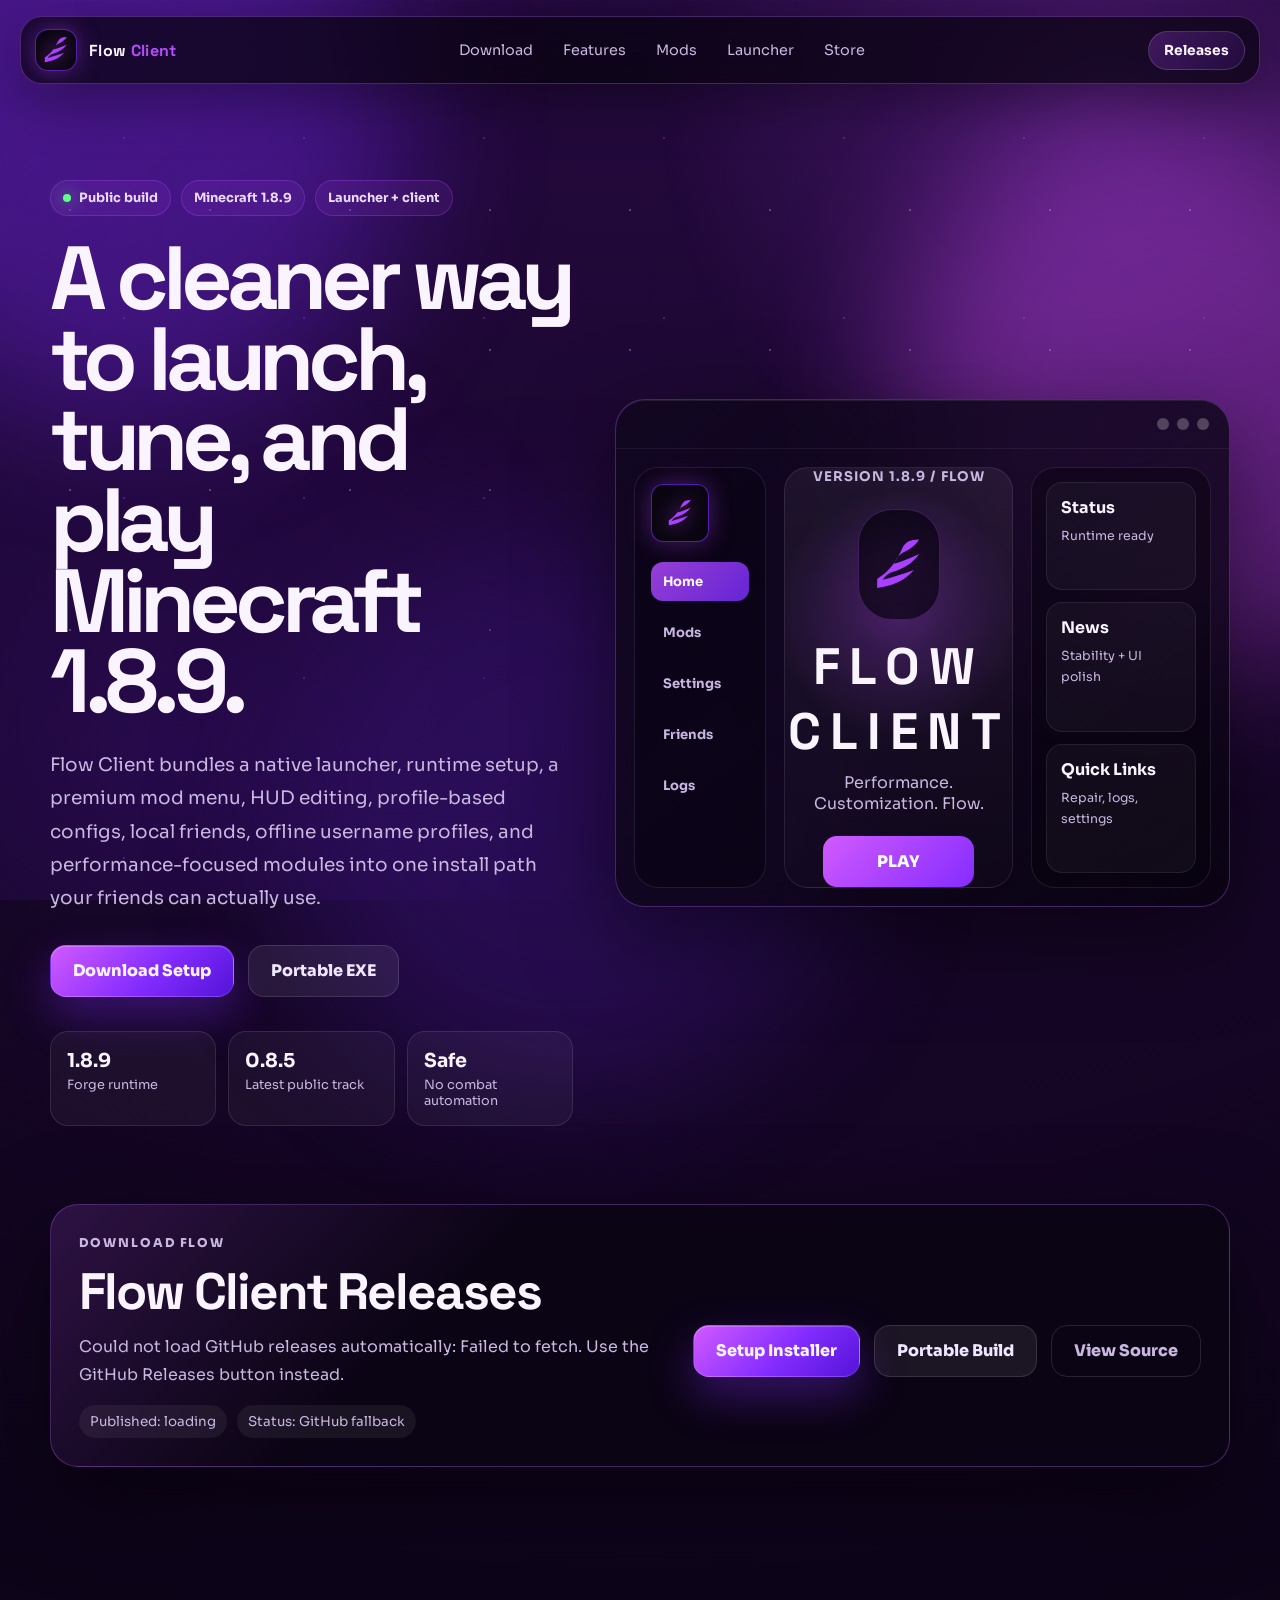
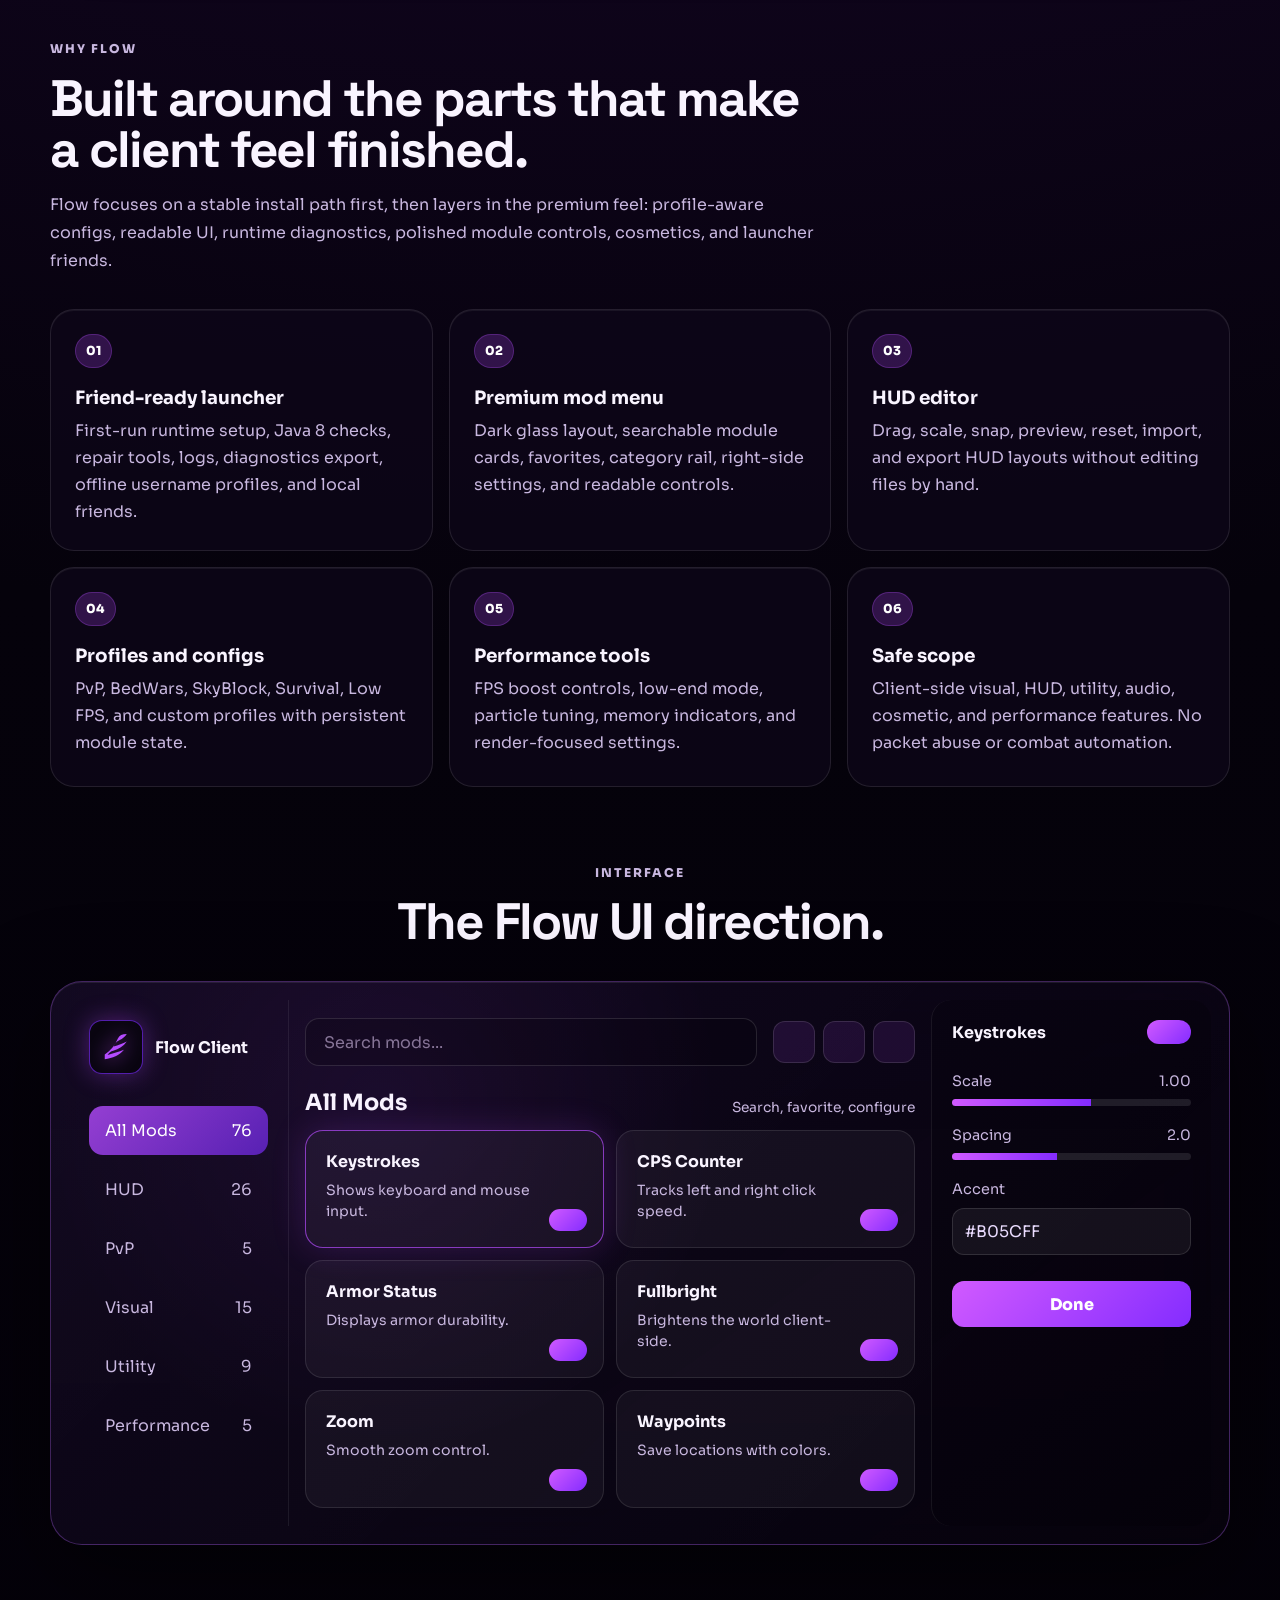
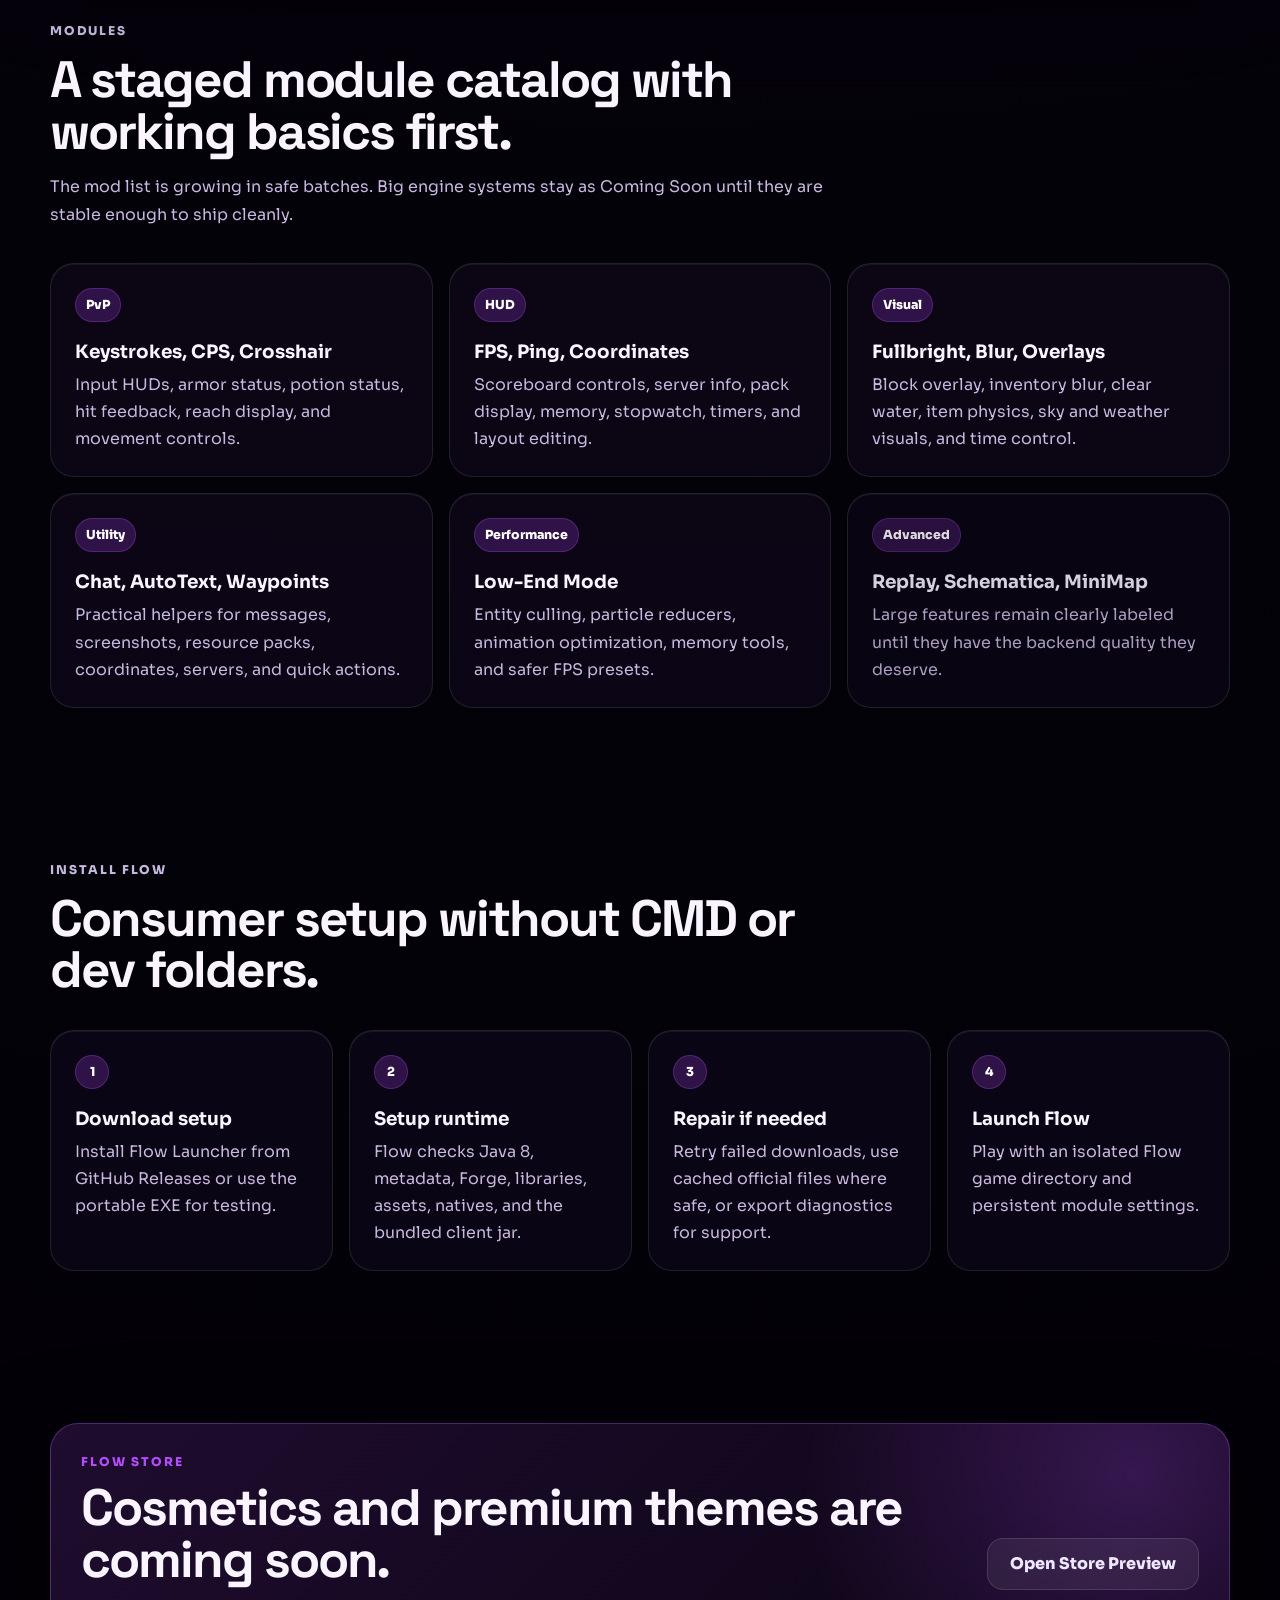
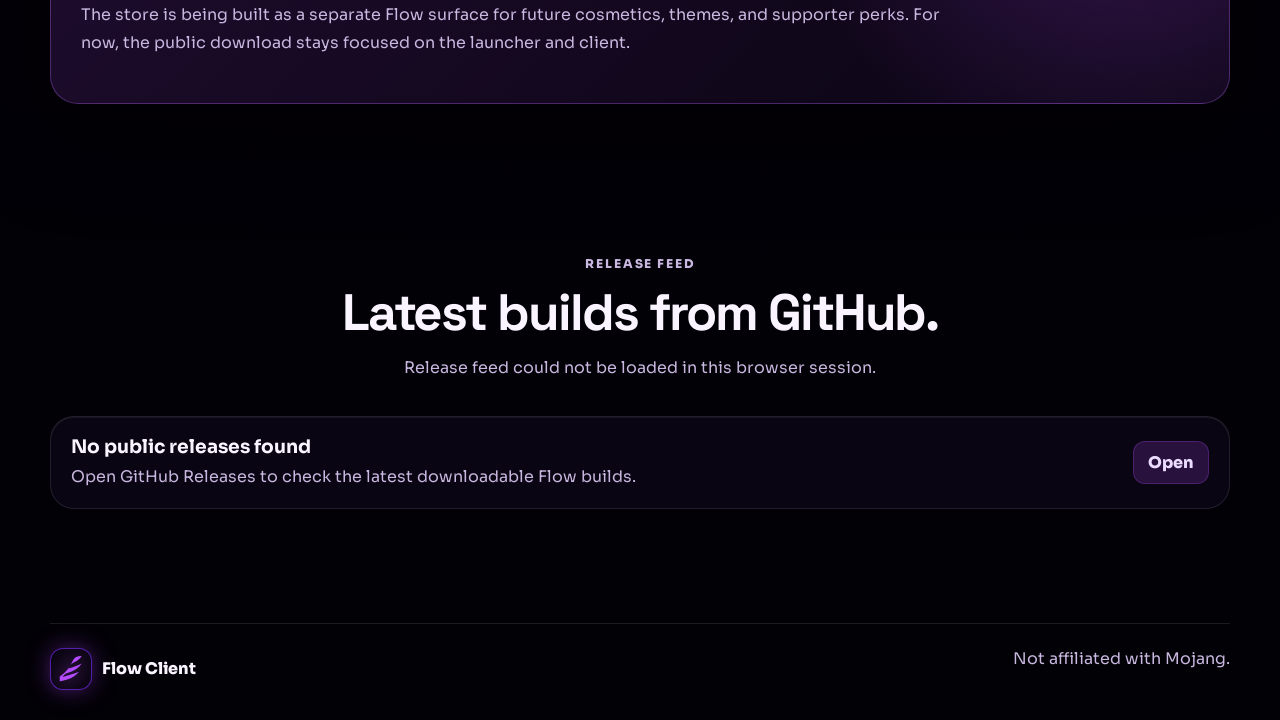
<file: index.html>
<!doctype html>
<html lang="en">
<head>
  <meta charset="UTF-8" />
  <meta name="viewport" content="width=device-width, initial-scale=1.0" />
  <meta name="theme-color" content="#08020f" />
  <title>Flow Client | Modern Minecraft 1.8.9 Client</title>
  <meta name="description" content="Flow Client is a modern Minecraft 1.8.9 client with a polished launcher, premium mod menu, HUD editor, profiles, performance tools, cosmetics, and safe quality-of-life modules." />
  <link rel="preconnect" href="https://fonts.googleapis.com">
  <link rel="preconnect" href="https://fonts.gstatic.com" crossorigin>
  <link href="https://fonts.googleapis.com/css2?family=Sora:wght@400;500;600;700;800&family=Space+Grotesk:wght@600;700&display=swap" rel="stylesheet">
  <style>
    :root{--bg:#05020b;--panel:rgba(16,9,29,.78);--line:rgba(185,104,255,.32);--soft:rgba(255,255,255,.1);--text:#f9f4ff;--muted:#c8b7df;--dim:#867497;--accent:#b54cff;--accent2:#7a2cff;--green:#5eff88;--shadow:0 28px 90px rgba(0,0,0,.5);--radius:28px;--max:1180px}*{box-sizing:border-box}html{scroll-behavior:smooth}body{margin:0;min-height:100vh;color:var(--text);background:radial-gradient(circle at 50% -10%,#2b0b4a 0,var(--bg) 46%,#020106 100%);font-family:Sora,system-ui,-apple-system,BlinkMacSystemFont,"Segoe UI",sans-serif;overflow-x:hidden}a{color:inherit;text-decoration:none}.background{position:fixed;inset:0;z-index:-2;overflow:hidden;background:linear-gradient(135deg,rgba(105,32,178,.16),transparent 28%),radial-gradient(circle at 85% 12%,rgba(185,76,255,.24),transparent 32%),radial-gradient(circle at 12% 84%,rgba(86,24,180,.24),transparent 36%)}.background:before{content:"";position:absolute;inset:0;opacity:.24;background-image:linear-gradient(rgba(180,76,255,.08) 1px,transparent 1px),linear-gradient(90deg,rgba(180,76,255,.08) 1px,transparent 1px);background-size:72px 72px;mask-image:linear-gradient(to bottom,#000,transparent 82%)}.background:after{content:"";position:absolute;inset:0;opacity:.5;background-image:radial-gradient(circle,rgba(255,255,255,.5) 0 1px,transparent 1.5px),radial-gradient(circle,rgba(181,76,255,.6) 0 1px,transparent 1.5px);background-position:0 0,34px 48px;background-size:140px 140px,180px 180px}.glow{position:fixed;width:44vw;height:44vw;min-width:420px;min-height:420px;border-radius:999px;filter:blur(70px);opacity:.36;z-index:-1}.glow.one{top:-16%;left:-12%;background:#7c2cff}.glow.two{top:12%;right:-14%;background:#d34cff}.glow.three{bottom:-22%;left:22%;background:#3a147c;opacity:.46}.shell{width:min(var(--max),calc(100% - 40px));margin:0 auto}.site-header{position:sticky;top:16px;z-index:20;width:min(1240px,calc(100% - 32px));margin:16px auto 0;display:flex;align-items:center;justify-content:space-between;gap:22px;padding:12px 14px;border:1px solid var(--line);border-radius:22px;background:rgba(7,3,14,.72);box-shadow:0 16px 54px rgba(0,0,0,.36);backdrop-filter:blur(22px)}.brand{display:inline-flex;align-items:center;gap:12px;font-family:"Space Grotesk",Sora,sans-serif;font-weight:700;letter-spacing:.02em;min-width:max-content}.logo{width:42px;height:42px;display:grid;place-items:center;border-radius:13px;background:#090510;border:1px solid rgba(122,44,255,.65);box-shadow:0 0 24px rgba(181,76,255,.36)}.logo svg{width:30px;filter:drop-shadow(0 0 10px rgba(190,76,255,.75))}.brand b{color:var(--accent)}.desktop-nav{display:flex;align-items:center;gap:6px;color:var(--muted);font-size:.9rem}.desktop-nav a{padding:10px 12px;border-radius:999px;transition:160ms ease}.desktop-nav a:hover{color:var(--text);background:rgba(181,76,255,.12)}.header-button{padding:10px 15px;border:1px solid rgba(255,255,255,.14);border-radius:999px;background:linear-gradient(135deg,rgba(181,76,255,.26),rgba(122,44,255,.12));font-weight:700;font-size:.86rem}.hero{min-height:calc(100vh - 100px);display:grid;grid-template-columns:minmax(0,.92fr) minmax(420px,1.08fr);gap:42px;align-items:center;padding:96px 0 70px}.kicker-row{display:flex;flex-wrap:wrap;gap:10px;margin-bottom:22px}.kicker{display:inline-flex;align-items:center;gap:8px;padding:9px 12px;color:#eadcff;border:1px solid rgba(181,76,255,.28);border-radius:999px;background:rgba(181,76,255,.1);font-size:.8rem;font-weight:700}.kicker.live:before{content:"";width:8px;height:8px;border-radius:999px;background:var(--green);box-shadow:0 0 18px rgba(94,255,136,.9)}h1{max-width:760px;margin:0;font-family:"Space Grotesk",Sora,sans-serif;font-size:clamp(3rem,7vw,6.8rem);line-height:.9;letter-spacing:-.07em}.hero-lead{max-width:660px;margin:26px 0 0;color:var(--muted);font-size:clamp(1rem,1.7vw,1.16rem);line-height:1.8}.hero-actions,.download-buttons{display:flex;flex-wrap:wrap;gap:14px;margin-top:30px}.button{display:inline-flex;align-items:center;justify-content:center;min-height:52px;padding:0 22px;border-radius:16px;font-weight:800;border:1px solid rgba(255,255,255,.12);overflow:hidden;transition:transform 160ms ease,border-color 160ms ease,box-shadow 160ms ease}.button:hover{transform:translateY(-2px);border-color:rgba(255,255,255,.25)}.button.primary{background:linear-gradient(135deg,#d15aff,#842cff 55%,#5414d8);box-shadow:0 18px 44px rgba(128,44,255,.36),inset 0 1px rgba(255,255,255,.2)}.button.secondary{background:rgba(255,255,255,.07);color:#efe7ff}.button.ghost{background:transparent;color:var(--muted)}.hero-proof{display:grid;grid-template-columns:repeat(3,minmax(0,1fr));gap:12px;max-width:640px;margin-top:34px}.hero-proof div{padding:16px;border:1px solid var(--soft);border-radius:18px;background:rgba(255,255,255,.045)}.hero-proof b{display:block;font-size:1.2rem}.hero-proof span{display:block;margin-top:4px;color:var(--muted);font-size:.8rem}.hero-visual{position:relative;min-height:540px}.glass{border:1px solid var(--line);background:linear-gradient(145deg,rgba(17,7,32,.9),rgba(7,3,13,.72));box-shadow:var(--shadow),inset 0 1px rgba(255,255,255,.08);backdrop-filter:blur(24px)}.launcher-window{position:absolute;inset:16px 0;border-radius:30px;overflow:hidden}.window-top{display:flex;justify-content:flex-end;gap:8px;padding:18px 20px;border-bottom:1px solid rgba(255,255,255,.06)}.window-top span{width:12px;height:12px;border-radius:999px;background:rgba(255,255,255,.24)}.launcher-layout{display:grid;grid-template-columns:132px minmax(0,1fr) 180px;gap:18px;height:calc(100% - 49px);padding:18px}.launcher-rail,.launcher-cards,.launcher-stage{border:1px solid rgba(255,255,255,.09);border-radius:24px;background:rgba(7,3,14,.42)}.launcher-rail{display:flex;flex-direction:column;gap:12px;padding:16px}.launcher-rail .mini-logo{width:58px;height:58px;margin-bottom:8px}.launcher-rail span{padding:11px 12px;border-radius:12px;color:var(--muted);font-size:.82rem;font-weight:700}.launcher-rail .active{color:var(--text);background:linear-gradient(135deg,rgba(181,76,255,.82),rgba(122,44,255,.82))}.launcher-stage{display:flex;flex-direction:column;align-items:center;justify-content:center;text-align:center;min-width:0;background:radial-gradient(circle at 50% 35%,rgba(181,76,255,.28),transparent 42%),linear-gradient(180deg,rgba(255,255,255,.06),rgba(255,255,255,.015))}.launcher-stage small{color:var(--muted);font-weight:700;text-transform:uppercase;letter-spacing:.08em}.big-logo{width:min(170px,36%);height:min(170px,36%);margin:24px 0 14px;display:grid;place-items:center;border-radius:34px;background:rgba(5,2,11,.68);border:1px solid rgba(181,76,255,.28)}.big-logo svg{width:72%;filter:drop-shadow(0 0 34px rgba(181,76,255,.65))}.launcher-stage h2{margin:0;font-family:"Space Grotesk";font-size:clamp(1.8rem,4vw,3.4rem);letter-spacing:.18em}.launcher-stage p{margin:8px 0 22px;color:var(--muted)}.launcher-stage button{border:0;color:white;padding:15px 54px;border-radius:14px;background:linear-gradient(135deg,#d15aff,#842cff);font:inherit;font-weight:800}.launcher-cards{display:grid;gap:12px;padding:14px}.launcher-cards article{padding:14px;border:1px solid rgba(255,255,255,.08);border-radius:16px;background:rgba(255,255,255,.04)}.launcher-cards b{display:block;margin-bottom:6px}.launcher-cards span{color:var(--muted);font-size:.78rem}.download-panel{display:grid;grid-template-columns:minmax(0,1fr) auto;align-items:center;gap:26px;margin:8px auto 96px;padding:28px;border:1px solid var(--line);border-radius:var(--radius);background:linear-gradient(135deg,rgba(181,76,255,.2),transparent 34%),rgba(11,5,20,.84);box-shadow:var(--shadow)}.eyebrow{margin:0 0 12px;color:var(--accent);text-transform:uppercase;letter-spacing:.16em;font-size:.76rem;font-weight:800}.download-panel h2,.section-title h2,.store-callout h2{margin:0;font-family:"Space Grotesk";font-size:clamp(2rem,4vw,3.7rem);line-height:1;letter-spacing:-.04em}.download-panel p,.section-title p,.store-callout p:not(.eyebrow){color:var(--muted);line-height:1.75}.release-meta{display:flex;flex-wrap:wrap;gap:10px;margin-top:16px;color:var(--muted);font-size:.84rem}.release-meta span{padding:8px 11px;border-radius:999px;background:rgba(255,255,255,.06)}.section{padding:76px 0}.section-title{max-width:780px;margin-bottom:34px}.section-title.compact{text-align:center;margin-inline:auto}.feature-grid,.mod-showcase,.steps{display:grid;grid-template-columns:repeat(3,minmax(0,1fr));gap:16px}.feature-card,.mod-showcase article,.steps article,.release-item{border:1px solid var(--soft);border-radius:24px;background:rgba(14,8,26,.72);box-shadow:inset 0 1px rgba(255,255,255,.06)}.feature-card{padding:24px;min-height:220px}.feature-card span,.mod-showcase span,.steps span{display:inline-flex;align-items:center;justify-content:center;min-width:34px;height:34px;padding:0 10px;border-radius:999px;color:white;background:rgba(181,76,255,.22);border:1px solid rgba(181,76,255,.28);font-weight:800;font-size:.78rem}.feature-card h3,.mod-showcase h3,.steps h3{margin:18px 0 8px;font-size:1.15rem}.feature-card p,.mod-showcase p,.steps p{margin:0;color:var(--muted);line-height:1.7}.client-preview{display:grid;grid-template-columns:220px minmax(0,1fr) 280px;gap:16px;min-height:560px;padding:18px;border-radius:32px;overflow:hidden;position:relative}.client-preview:before{content:"";position:absolute;inset:0;opacity:.32;background:radial-gradient(circle at 28% 22%,rgba(181,76,255,.24),transparent 36%),linear-gradient(135deg,rgba(255,255,255,.05),transparent);pointer-events:none}.mod-rail,.mod-browser,.settings-card{position:relative;z-index:1}.mod-rail{display:flex;flex-direction:column;gap:10px;padding:20px;border-right:1px solid rgba(255,255,255,.07)}.rail-brand{display:flex;align-items:center;gap:12px;margin-bottom:22px}.rail-brand .mini-logo{width:54px;height:54px}.mod-rail button{display:flex;justify-content:space-between;border:0;border-radius:14px;padding:14px 16px;color:var(--muted);background:transparent;font:inherit;text-align:left}.mod-rail button.selected{color:white;background:linear-gradient(135deg,rgba(181,76,255,.8),rgba(122,44,255,.65))}.mod-browser{padding:18px 0;min-width:0}.mod-toolbar{display:flex;justify-content:space-between;align-items:center;gap:16px;margin:0 0 22px}.mod-toolbar span{flex:1;min-height:48px;display:flex;align-items:center;padding:0 18px;border:1px solid rgba(255,255,255,.12);border-radius:14px;color:var(--dim);background:rgba(0,0,0,.18)}.mod-toolbar div{display:flex;gap:8px}.mod-toolbar i{width:42px;height:42px;border:1px solid rgba(255,255,255,.12);border-radius:12px;background:rgba(181,76,255,.12)}.mod-heading{display:flex;justify-content:space-between;align-items:end;margin-bottom:14px}.mod-heading h3{margin:0;font-size:1.4rem}.mod-heading span{color:var(--muted);font-size:.86rem}.module-grid{display:grid;grid-template-columns:repeat(2,minmax(0,1fr));gap:12px}.module-card{position:relative;min-height:118px;padding:20px 54px 18px 20px;border:1px solid rgba(255,255,255,.1);border-radius:18px;background:rgba(255,255,255,.045)}.module-card.active{border-color:rgba(181,76,255,.7);box-shadow:0 0 34px rgba(181,76,255,.18)}.module-card b{display:block;margin-bottom:8px}.module-card p{color:var(--muted);margin:0;line-height:1.5;font-size:.88rem}.module-card span{position:absolute;right:16px;bottom:16px;width:38px;height:22px;border-radius:999px;background:linear-gradient(135deg,#d15aff,#842cff)}.settings-card{padding:20px;border-left:1px solid rgba(255,255,255,.07);background:rgba(0,0,0,.12);border-radius:20px}.settings-head{display:flex;justify-content:space-between;align-items:center;margin-bottom:28px}.toggle-on{width:44px;height:24px;border-radius:999px;background:linear-gradient(135deg,#d15aff,#842cff)}.settings-card label{display:flex;justify-content:space-between;color:var(--muted);margin:20px 0 9px;font-size:.9rem}.range{height:7px;border-radius:999px;background:rgba(255,255,255,.1);overflow:hidden}.range i{display:block;height:100%;background:linear-gradient(90deg,#d15aff,#842cff)}.color-chip{margin-top:10px;padding:12px;border:1px solid rgba(255,255,255,.12);border-radius:12px;color:#eadcff;background:rgba(255,255,255,.06)}.settings-card button{width:100%;margin-top:26px;min-height:46px;border:0;border-radius:12px;color:white;background:linear-gradient(135deg,#d15aff,#842cff);font:inherit;font-weight:800}.mod-showcase article,.steps article{padding:24px}.mod-showcase article.soon{border-color:rgba(255,255,255,.12);opacity:.86}.steps{grid-template-columns:repeat(4,minmax(0,1fr))}.store-callout{display:grid;grid-template-columns:minmax(0,1fr) auto;align-items:center;gap:24px;padding:30px;border:1px solid var(--line);border-radius:var(--radius);background:radial-gradient(circle at 92% 18%,rgba(181,76,255,.24),transparent 30%),linear-gradient(135deg,rgba(181,76,255,.16),rgba(11,5,20,.82));box-shadow:var(--shadow)}.release-section{padding:74px 0}.release-list{display:grid;gap:12px}.release-item{display:flex;align-items:center;justify-content:space-between;gap:20px;padding:18px 20px}.release-item h3{margin:0 0 6px}.release-item p{margin:0;color:var(--muted);line-height:1.6}.release-item a{min-width:max-content;padding:10px 14px;border-radius:12px;background:rgba(181,76,255,.18);border:1px solid rgba(181,76,255,.25);color:#eadcff;font-weight:800}.site-footer{width:min(var(--max),calc(100% - 40px));margin:40px auto 30px;padding:24px 0 0;border-top:1px solid rgba(255,255,255,.1);display:flex;justify-content:space-between;gap:20px;color:var(--muted)}.site-footer div{display:flex;align-items:center;gap:10px;color:var(--text);font-weight:800}.site-footer p{margin:0}.reveal{opacity:0;transform:translateY(18px);transition:opacity 520ms ease,transform 520ms ease}.reveal.revealed{opacity:1;transform:none}@media(max-width:1100px){.desktop-nav{display:none}.hero{grid-template-columns:1fr;min-height:auto;padding-top:70px}.hero-visual{min-height:520px}.download-panel{grid-template-columns:1fr}.feature-grid,.mod-showcase{grid-template-columns:repeat(2,minmax(0,1fr))}.client-preview{grid-template-columns:190px minmax(0,1fr)}.settings-card{grid-column:1/-1;border-left:0;border-top:1px solid rgba(255,255,255,.07)}.steps{grid-template-columns:repeat(2,minmax(0,1fr))}}@media(max-width:760px){.shell{width:calc(100vw - 24px);max-width:calc(100vw - 24px)}.site-header{top:10px;width:calc(100% - 20px)}.header-button{display:none}.brand span{font-size:.9rem}.hero{padding:54px 0 46px;gap:28px}.kicker{max-width:100%;padding:8px 10px;font-size:.74rem;white-space:normal}h1{max-width:100%;font-size:clamp(2.15rem,9.8vw,2.7rem);line-height:1.02;letter-spacing:-.045em;overflow-wrap:break-word}.hero-lead{max-width:100%;font-size:.98rem}.hero-proof{grid-template-columns:1fr}.hero-visual{min-height:auto}.launcher-window{position:relative;inset:auto}.launcher-layout{grid-template-columns:1fr;height:auto}.launcher-rail,.launcher-cards{display:none}.launcher-stage{min-height:380px}.download-panel{margin-bottom:46px;padding:20px}.download-buttons,.hero-actions{flex-direction:column}.button{width:100%;max-width:100%}.feature-grid,.mod-showcase,.steps{grid-template-columns:1fr}.store-callout{grid-template-columns:1fr;padding:22px}.client-preview{grid-template-columns:1fr;padding:12px}.mod-rail{border-right:0;border-bottom:1px solid rgba(255,255,255,.08)}.module-grid{grid-template-columns:1fr}.release-item{flex-direction:column;align-items:flex-start}.site-footer{flex-direction:column}}
  </style>
</head>
<body>
  <div class="background"></div><div class="glow one"></div><div class="glow two"></div><div class="glow three"></div>
  <header class="site-header" id="top">
    <a class="brand" href="#top" aria-label="Flow Client home"><span class="logo"><svg viewBox="0 0 64 64" aria-hidden="true"><path fill="url(#g)" d="M8 48c13-8 22-20 28-34 3-7 9-10 19-10-4 6-9 10-15 13-7 3-11 8-13 14 10-3 19-7 28-11-7 10-17 16-29 20-5 1-9 5-12 9 12-3 24-7 35-11-10 12-24 18-41 20z"/><defs><linearGradient id="g" x1="8" y1="54" x2="56" y2="4"><stop stop-color="#7a2cff"/><stop offset=".55" stop-color="#b243ff"/><stop offset="1" stop-color="#f08bff"/></linearGradient></defs></svg></span><span>Flow <b>Client</b></span></a>
    <nav class="desktop-nav" aria-label="Primary navigation"><a href="#download">Download</a><a href="#features">Features</a><a href="#mods">Mods</a><a href="#launcher">Launcher</a><a href="./store.html">Store</a></nav>
    <a class="header-button" href="https://github.com/trxpworks/FlowClient/releases" target="_blank" rel="noreferrer">Releases</a>
  </header>
  <main>
    <section class="hero shell reveal"><div class="hero-copy"><div class="kicker-row"><span class="kicker live">Public build</span><span class="kicker">Minecraft 1.8.9</span><span class="kicker">Launcher + client</span></div><h1>A cleaner way to launch, tune, and play Minecraft 1.8.9.</h1><p class="hero-lead">Flow Client bundles a native launcher, runtime setup, a premium mod menu, HUD editing, profile-based configs, local friends, offline username profiles, and performance-focused modules into one install path your friends can actually use.</p><div class="hero-actions"><a id="heroSetupBtn" class="button primary" href="https://github.com/trxpworks/FlowClient/releases" target="_blank" rel="noreferrer">Download Setup</a><a id="heroPortableBtn" class="button secondary" href="https://github.com/trxpworks/FlowClient/releases" target="_blank" rel="noreferrer">Portable EXE</a></div><div class="hero-proof"><div><b>1.8.9</b><span>Forge runtime</span></div><div><b>0.8.5</b><span>Latest public track</span></div><div><b>Safe</b><span>No combat automation</span></div></div></div><div class="hero-visual"><div class="launcher-window glass"><div class="window-top"><span></span><span></span><span></span></div><div class="launcher-layout"><aside class="launcher-rail"><span class="mini-logo logo"><svg viewBox="0 0 64 64"><path fill="url(#g2)" d="M8 48c13-8 22-20 28-34 3-7 9-10 19-10-4 6-9 10-15 13-7 3-11 8-13 14 10-3 19-7 28-11-7 10-17 16-29 20-5 1-9 5-12 9 12-3 24-7 35-11-10 12-24 18-41 20z"/><defs><linearGradient id="g2" x1="8" y1="54" x2="56" y2="4"><stop stop-color="#7a2cff"/><stop offset=".55" stop-color="#b243ff"/><stop offset="1" stop-color="#f08bff"/></linearGradient></defs></svg></span><span class="active">Home</span><span>Mods</span><span>Settings</span><span>Friends</span><span>Logs</span></aside><section class="launcher-stage"><small>Version 1.8.9 / Flow</small><div class="big-logo"><svg viewBox="0 0 64 64"><path fill="url(#g3)" d="M8 48c13-8 22-20 28-34 3-7 9-10 19-10-4 6-9 10-15 13-7 3-11 8-13 14 10-3 19-7 28-11-7 10-17 16-29 20-5 1-9 5-12 9 12-3 24-7 35-11-10 12-24 18-41 20z"/><defs><linearGradient id="g3" x1="8" y1="54" x2="56" y2="4"><stop stop-color="#7a2cff"/><stop offset=".55" stop-color="#b243ff"/><stop offset="1" stop-color="#f08bff"/></linearGradient></defs></svg></div><h2>FLOW CLIENT</h2><p>Performance. Customization. Flow.</p><button type="button">PLAY</button></section><aside class="launcher-cards"><article><b>Status</b><span>Runtime ready</span></article><article><b>News</b><span>Stability + UI polish</span></article><article><b>Quick Links</b><span>Repair, logs, settings</span></article></aside></div></div></div></section>
    <section id="download" class="download-panel shell reveal"><div><p class="eyebrow">Download Flow</p><h2 id="latestVersion">Checking latest GitHub release...</h2><p id="latestSummary">The setup installer includes Flow Launcher and the bundled Flow Client jar. Minecraft libraries and assets are downloaded from official sources during runtime setup.</p><div class="release-meta"><span id="releaseDate">Published: loading</span><span id="releaseStatus">Status: checking assets</span></div></div><div class="download-buttons"><a id="setupBtn" class="button primary" href="https://github.com/trxpworks/FlowClient/releases" target="_blank" rel="noreferrer">Setup Installer</a><a id="portableBtn" class="button secondary" href="https://github.com/trxpworks/FlowClient/releases" target="_blank" rel="noreferrer">Portable Build</a><a class="button ghost" href="https://github.com/trxpworks/FlowClient" target="_blank" rel="noreferrer">View Source</a></div></section>
    <section id="features" class="section shell reveal"><div class="section-title"><p class="eyebrow">Why Flow</p><h2>Built around the parts that make a client feel finished.</h2><p>Flow focuses on a stable install path first, then layers in the premium feel: profile-aware configs, readable UI, runtime diagnostics, polished module controls, cosmetics, and launcher friends.</p></div><div class="feature-grid"><article class="feature-card"><span>01</span><h3>Friend-ready launcher</h3><p>First-run runtime setup, Java 8 checks, repair tools, logs, diagnostics export, offline username profiles, and local friends.</p></article><article class="feature-card"><span>02</span><h3>Premium mod menu</h3><p>Dark glass layout, searchable module cards, favorites, category rail, right-side settings, and readable controls.</p></article><article class="feature-card"><span>03</span><h3>HUD editor</h3><p>Drag, scale, snap, preview, reset, import, and export HUD layouts without editing files by hand.</p></article><article class="feature-card"><span>04</span><h3>Profiles and configs</h3><p>PvP, BedWars, SkyBlock, Survival, Low FPS, and custom profiles with persistent module state.</p></article><article class="feature-card"><span>05</span><h3>Performance tools</h3><p>FPS boost controls, low-end mode, particle tuning, memory indicators, and render-focused settings.</p></article><article class="feature-card"><span>06</span><h3>Safe scope</h3><p>Client-side visual, HUD, utility, audio, cosmetic, and performance features. No packet abuse or combat automation.</p></article></div></section>
    <section class="showcase shell reveal"><div class="section-title compact"><p class="eyebrow">Interface</p><h2>The Flow UI direction.</h2></div><div class="client-preview glass"><aside class="mod-rail"><div class="rail-brand"><span class="mini-logo logo"><svg viewBox="0 0 64 64"><path fill="#b54cff" d="M8 48c13-8 22-20 28-34 3-7 9-10 19-10-4 6-9 10-15 13-7 3-11 8-13 14 10-3 19-7 28-11-7 10-17 16-29 20-5 1-9 5-12 9 12-3 24-7 35-11-10 12-24 18-41 20z"/></svg></span><b>Flow Client</b></div><button class="selected">All Mods <span>76</span></button><button>HUD <span>26</span></button><button>PvP <span>5</span></button><button>Visual <span>15</span></button><button>Utility <span>9</span></button><button>Performance <span>5</span></button></aside><section class="mod-browser"><div class="mod-toolbar"><span>Search mods...</span><div><i></i><i></i><i></i></div></div><div class="mod-heading"><h3>All Mods</h3><span>Search, favorite, configure</span></div><div class="module-grid"><article class="module-card active"><b>Keystrokes</b><p>Shows keyboard and mouse input.</p><span></span></article><article class="module-card"><b>CPS Counter</b><p>Tracks left and right click speed.</p><span></span></article><article class="module-card"><b>Armor Status</b><p>Displays armor durability.</p><span></span></article><article class="module-card"><b>Fullbright</b><p>Brightens the world client-side.</p><span></span></article><article class="module-card"><b>Zoom</b><p>Smooth zoom control.</p><span></span></article><article class="module-card"><b>Waypoints</b><p>Save locations with colors.</p><span></span></article></div></section><aside class="settings-card"><div class="settings-head"><b>Keystrokes</b><span class="toggle-on"></span></div><label>Scale <span>1.00</span></label><div class="range"><i style="width:58%"></i></div><label>Spacing <span>2.0</span></label><div class="range"><i style="width:44%"></i></div><label>Accent</label><div class="color-chip">#B05CFF</div><button type="button">Done</button></aside></div></section>
    <section id="mods" class="section shell reveal"><div class="section-title"><p class="eyebrow">Modules</p><h2>A staged module catalog with working basics first.</h2><p>The mod list is growing in safe batches. Big engine systems stay as Coming Soon until they are stable enough to ship cleanly.</p></div><div class="mod-showcase"><article><span>PvP</span><h3>Keystrokes, CPS, Crosshair</h3><p>Input HUDs, armor status, potion status, hit feedback, reach display, and movement controls.</p></article><article><span>HUD</span><h3>FPS, Ping, Coordinates</h3><p>Scoreboard controls, server info, pack display, memory, stopwatch, timers, and layout editing.</p></article><article><span>Visual</span><h3>Fullbright, Blur, Overlays</h3><p>Block overlay, inventory blur, clear water, item physics, sky and weather visuals, and time control.</p></article><article><span>Utility</span><h3>Chat, AutoText, Waypoints</h3><p>Practical helpers for messages, screenshots, resource packs, coordinates, servers, and quick actions.</p></article><article><span>Performance</span><h3>Low-End Mode</h3><p>Entity culling, particle reducers, animation optimization, memory tools, and safer FPS presets.</p></article><article class="soon"><span>Advanced</span><h3>Replay, Schematica, MiniMap</h3><p>Large features remain clearly labeled until they have the backend quality they deserve.</p></article></div></section>
    <section id="launcher" class="section shell reveal"><div class="section-title"><p class="eyebrow">Install flow</p><h2>Consumer setup without CMD or dev folders.</h2></div><div class="steps"><article><span>1</span><h3>Download setup</h3><p>Install Flow Launcher from GitHub Releases or use the portable EXE for testing.</p></article><article><span>2</span><h3>Setup runtime</h3><p>Flow checks Java 8, metadata, Forge, libraries, assets, natives, and the bundled client jar.</p></article><article><span>3</span><h3>Repair if needed</h3><p>Retry failed downloads, use cached official files where safe, or export diagnostics for support.</p></article><article><span>4</span><h3>Launch Flow</h3><p>Play with an isolated Flow game directory and persistent module settings.</p></article></div></section>
    <section id="store" class="section shell reveal"><div class="store-callout"><div><p class="eyebrow">Flow Store</p><h2>Cosmetics and premium themes are coming soon.</h2><p>The store is being built as a separate Flow surface for future cosmetics, themes, and supporter perks. For now, the public download stays focused on the launcher and client.</p></div><a class="button secondary" href="./store.html">Open Store Preview</a></div></section>
    <section class="release-section shell reveal" id="releases"><div class="section-title compact"><p class="eyebrow">Release feed</p><h2>Latest builds from GitHub.</h2><p id="feedHint">Loading release notes...</p></div><div id="releaseList" class="release-list" aria-live="polite"></div></section>
  </main>
  <footer class="site-footer"><div><span class="logo"><svg viewBox="0 0 64 64"><path fill="#b54cff" d="M8 48c13-8 22-20 28-34 3-7 9-10 19-10-4 6-9 10-15 13-7 3-11 8-13 14 10-3 19-7 28-11-7 10-17 16-29 20-5 1-9 5-12 9 12-3 24-7 35-11-10 12-24 18-41 20z"/></svg></span><span>Flow Client</span></div><p>Not affiliated with Mojang.</p></footer>
  <script>
    const OWNER='trxpworks',REPO='FlowClient',releasesUrl=`https://api.github.com/repos/${OWNER}/${REPO}/releases?per_page=5`,releasesPage=`https://github.com/${OWNER}/${REPO}/releases`;const els={latestVersion:document.getElementById('latestVersion'),latestSummary:document.getElementById('latestSummary'),releaseDate:document.getElementById('releaseDate'),releaseStatus:document.getElementById('releaseStatus'),releaseList:document.getElementById('releaseList'),feedHint:document.getElementById('feedHint')};const setupButtons=['heroSetupBtn','setupBtn'].map(id=>document.getElementById(id)).filter(Boolean),portableButtons=['heroPortableBtn','portableBtn'].map(id=>document.getElementById(id)).filter(Boolean);function escapeHtml(v){return String(v??'').replaceAll('&','&amp;').replaceAll('<','&lt;').replaceAll('>','&gt;').replaceAll('"','&quot;').replaceAll("'",'&#39;')}function formatDate(v){const d=new Date(v);return Number.isNaN(d.getTime())?'-':d.toLocaleDateString(undefined,{year:'numeric',month:'short',day:'numeric'})}function assetScore(assetName,type){const name=String(assetName||'').toLowerCase();let score=0;if(name.endsWith('.exe'))score+=20;if(name.includes('flow'))score+=14;if(name.includes('launcher'))score+=8;if(type==='setup'&&/(setup|installer|install)/.test(name))score+=36;if(type==='setup'&&/(portable|blockmap|yml|yaml)/.test(name))score-=45;if(type==='portable'&&name.includes('portable'))score+=36;if(type==='portable'&&/(setup|installer|install|blockmap|yml|yaml)/.test(name))score-=45;if(type==='portable'&&name.endsWith('.exe')&&!/(setup|installer|install)/.test(name))score+=12;if(/(debug|symbols|source)/.test(name))score-=20;return score}function bestAsset(release,type){const ranked=(Array.isArray(release?.assets)?release.assets:[]).filter(a=>a?.browser_download_url).map(asset=>({asset,score:assetScore(asset.name,type)})).sort((a,b)=>b.score-a.score);return ranked[0]?.score>10?ranked[0].asset:null}function setButtons(buttons,asset,label){for(const button of buttons){button.href=asset?asset.browser_download_url:releasesPage;button.textContent=asset?label:`${label} on GitHub`;if(asset)button.setAttribute('data-asset',asset.name||'')}}function shortBody(body){const cleaned=String(body||'').replace(/<!--[^]*?-->/g,'').replace(/[#>*_`\[\]()]/g,'').replace(/\r?\n+/g,' ').trim();if(!cleaned)return'Release notes available on GitHub.';return cleaned.length>210?`${cleaned.slice(0,210)}...`:cleaned}function renderReleaseList(releases){if(!els.releaseList)return;if(!releases.length){els.releaseList.innerHTML=`<article class="release-item"><div><h3>No public releases found</h3><p>Open GitHub Releases to check the latest downloadable Flow builds.</p></div><a href="${releasesPage}" target="_blank" rel="noreferrer">Open</a></article>`;return}els.releaseList.innerHTML=releases.map(release=>`<article class="release-item"><div><h3>${escapeHtml(release.name||release.tag_name||'Flow Release')}</h3><p>${escapeHtml(formatDate(release.published_at))} - ${escapeHtml(shortBody(release.body))}</p></div><a href="${escapeHtml(release.html_url||releasesPage)}" target="_blank" rel="noreferrer">View</a></article>`).join('')}async function loadReleases(){try{const response=await fetch(releasesUrl,{headers:{Accept:'application/vnd.github+json'}});if(!response.ok)throw new Error(`GitHub returned ${response.status}`);const publicReleases=(await response.json()).filter(r=>!r.draft),stable=publicReleases.find(r=>!r.prerelease)||publicReleases[0];if(!stable)throw new Error('No public release assets found');const setup=bestAsset(stable,'setup'),portable=bestAsset(stable,'portable'),tag=stable.tag_name||stable.name||'Latest';els.latestVersion.textContent=`Flow Client ${tag}`;els.latestSummary.textContent=setup||portable?'Latest public build is ready. The installer bundles Flow Launcher and the Flow Client jar, then sets up official Minecraft runtime files on first launch.':'Release found, but no Windows EXE assets were detected. Open GitHub Releases to download manually.';els.releaseDate.textContent=`Published: ${formatDate(stable.published_at)}`;els.releaseStatus.textContent=setup||portable?'Status: assets ready':'Status: release page only';els.feedHint.textContent='Pulled live from GitHub Releases.';setButtons(setupButtons,setup,'Download Setup');setButtons(portableButtons,portable,'Portable EXE');renderReleaseList(publicReleases.slice(0,5))}catch(error){els.latestVersion.textContent='Flow Client Releases';els.latestSummary.textContent=`Could not load GitHub releases automatically: ${error.message}. Use the GitHub Releases button instead.`;els.releaseStatus.textContent='Status: GitHub fallback';els.feedHint.textContent='Release feed could not be loaded in this browser session.';renderReleaseList([])}}function initReveal(){const items=Array.from(document.querySelectorAll('.reveal'));if(!('IntersectionObserver'in window)){items.forEach(item=>item.classList.add('revealed'));return}const observer=new IntersectionObserver(entries=>{for(const entry of entries){if(!entry.isIntersecting)continue;entry.target.classList.add('revealed');observer.unobserve(entry.target)}},{threshold:.12,rootMargin:'0px 0px -8% 0px'});items.forEach(item=>observer.observe(item))}initReveal();loadReleases();
  </script>
</body>
</html>
</file>
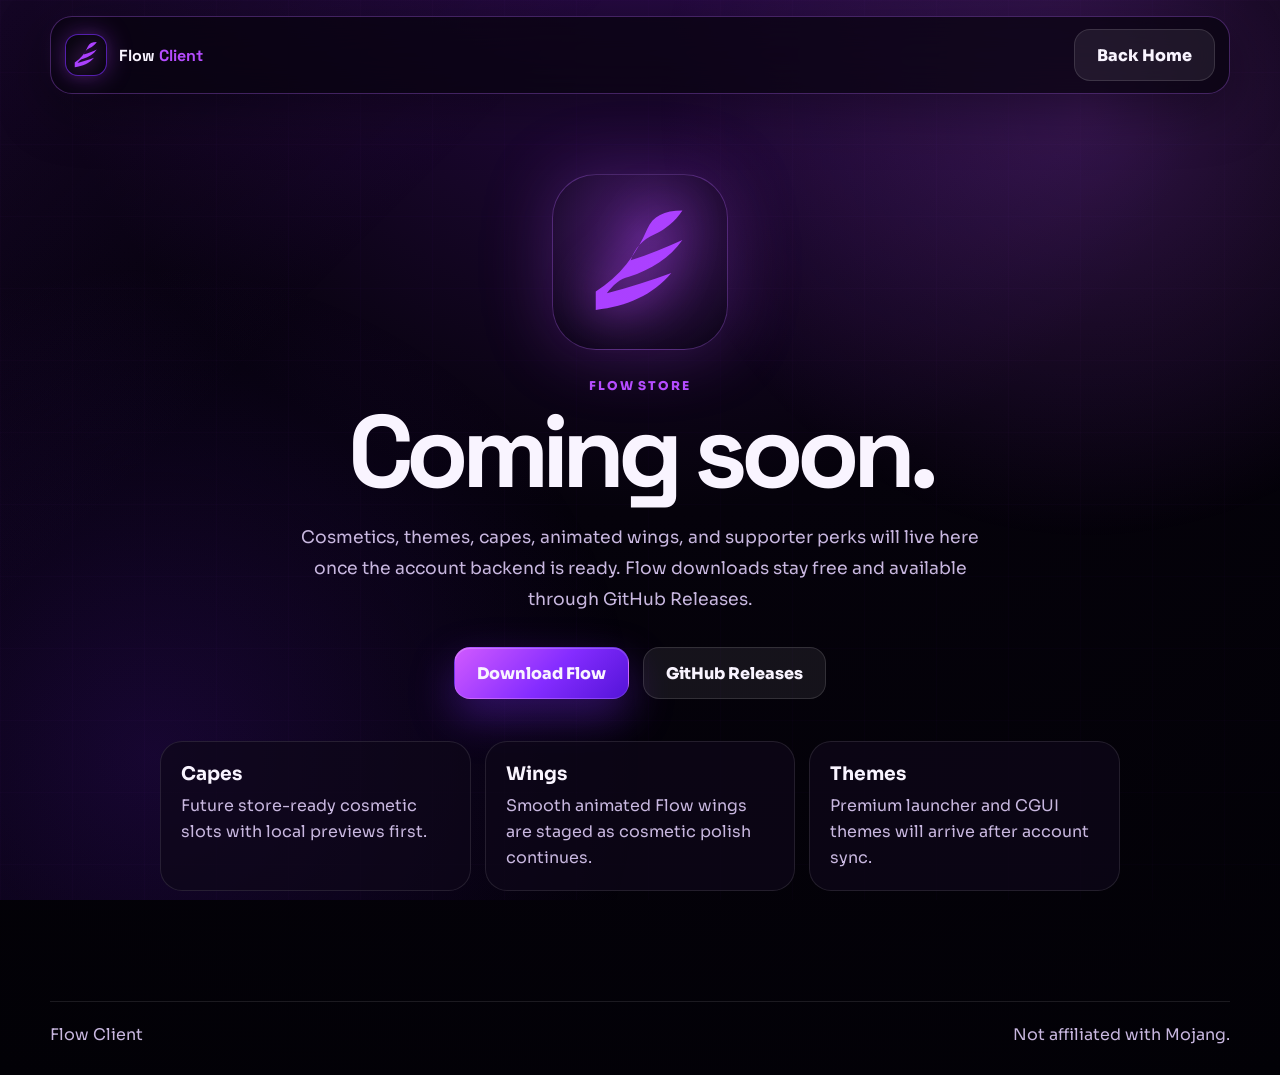
<file: store.html>
<!doctype html>
<html lang="en">
<head>
  <meta charset="UTF-8" />
  <meta name="viewport" content="width=device-width, initial-scale=1.0" />
  <meta name="theme-color" content="#08020f" />
  <title>Flow Store | Coming Soon</title>
  <meta name="description" content="Flow Store is coming soon for future Flow Client cosmetics, themes, wings, capes, and supporter perks." />
  <link rel="preconnect" href="https://fonts.googleapis.com">
  <link rel="preconnect" href="https://fonts.gstatic.com" crossorigin>
  <link href="https://fonts.googleapis.com/css2?family=Sora:wght@400;500;600;700;800&family=Space+Grotesk:wght@600;700&display=swap" rel="stylesheet">
  <style>
    :root{--bg:#05020b;--text:#f9f4ff;--muted:#c8b7df;--accent:#b54cff;--accent2:#7a2cff;--line:rgba(185,104,255,.32);--shadow:0 28px 90px rgba(0,0,0,.5)}*{box-sizing:border-box}body{margin:0;min-height:100vh;color:var(--text);font-family:Sora,system-ui,sans-serif;background:radial-gradient(circle at 50% -10%,#2b0b4a 0,var(--bg) 46%,#020106 100%);overflow-x:hidden}.bg{position:fixed;inset:0;z-index:-1;background:linear-gradient(135deg,rgba(105,32,178,.16),transparent 28%),radial-gradient(circle at 85% 12%,rgba(185,76,255,.24),transparent 32%),radial-gradient(circle at 12% 84%,rgba(86,24,180,.24),transparent 36%)}.bg:before{content:"";position:absolute;inset:0;opacity:.25;background-image:linear-gradient(rgba(180,76,255,.08) 1px,transparent 1px),linear-gradient(90deg,rgba(180,76,255,.08) 1px,transparent 1px);background-size:72px 72px}.shell{width:min(960px,calc(100% - 40px));margin:0 auto}.header{position:sticky;top:16px;z-index:10;width:min(1180px,calc(100% - 32px));margin:16px auto 0;display:flex;align-items:center;justify-content:space-between;gap:18px;padding:12px 14px;border:1px solid var(--line);border-radius:22px;background:rgba(7,3,14,.74);backdrop-filter:blur(22px);box-shadow:0 16px 54px rgba(0,0,0,.36)}a{color:inherit;text-decoration:none}.brand{display:flex;align-items:center;gap:12px;font-family:"Space Grotesk",Sora,sans-serif;font-weight:700}.brand b{color:var(--accent)}.logo{width:42px;height:42px;display:grid;place-items:center;border-radius:13px;background:#090510;border:1px solid rgba(122,44,255,.65);box-shadow:0 0 24px rgba(181,76,255,.36)}.logo svg{width:30px;filter:drop-shadow(0 0 10px rgba(190,76,255,.75))}.button{display:inline-flex;align-items:center;justify-content:center;min-height:52px;padding:0 22px;border-radius:16px;font-weight:800;border:1px solid rgba(255,255,255,.12);background:linear-gradient(135deg,#d15aff,#842cff 55%,#5414d8);box-shadow:0 18px 44px rgba(128,44,255,.36),inset 0 1px rgba(255,255,255,.2)}.button.secondary{background:rgba(255,255,255,.07);box-shadow:none}.hero{min-height:calc(100vh - 140px);display:grid;justify-items:center;align-content:center;text-align:center;padding:80px 0}.orb{width:176px;height:176px;display:grid;place-items:center;margin-bottom:28px;border:1px solid var(--line);border-radius:44px;background:radial-gradient(circle at 50% 35%,rgba(181,76,255,.32),rgba(8,3,18,.9));box-shadow:0 0 70px rgba(181,76,255,.28)}.orb svg{width:118px;filter:drop-shadow(0 0 24px rgba(190,76,255,.72))}.eyebrow{margin:0 0 12px;color:var(--accent);text-transform:uppercase;letter-spacing:.16em;font-size:.76rem;font-weight:800}h1{margin:0;font-family:"Space Grotesk",Sora,sans-serif;font-size:clamp(3rem,8vw,7rem);line-height:.9;letter-spacing:-.07em}.lead{max-width:720px;margin:24px 0 0;color:var(--muted);font-size:1.08rem;line-height:1.8}.actions{display:flex;flex-wrap:wrap;justify-content:center;gap:14px;margin-top:32px}.cards{display:grid;grid-template-columns:repeat(3,minmax(0,1fr));gap:14px;margin-top:42px;width:100%}.card{padding:20px;border:1px solid rgba(255,255,255,.1);border-radius:22px;background:rgba(14,8,26,.72);text-align:left}.card h3{margin:0 0 8px}.card p{margin:0;color:var(--muted);line-height:1.6}.footer{width:min(1180px,calc(100% - 40px));margin:30px auto;color:var(--muted);display:flex;justify-content:space-between;gap:18px;border-top:1px solid rgba(255,255,255,.1);padding-top:22px}@media(max-width:760px){.cards{grid-template-columns:1fr}.header{top:10px}.hero{padding-top:56px}.footer{flex-direction:column}}
  </style>
</head>
<body>
  <div class="bg" aria-hidden="true"></div>
  <header class="header">
    <a class="brand" href="./index.html"><span class="logo"><svg viewBox="0 0 64 64"><path fill="url(#g)" d="M8 48c13-8 22-20 28-34 3-7 9-10 19-10-4 6-9 10-15 13-7 3-11 8-13 14 10-3 19-7 28-11-7 10-17 16-29 20-5 1-9 5-12 9 12-3 24-7 35-11-10 12-24 18-41 20z"/><defs><linearGradient id="g" x1="8" y1="54" x2="56" y2="4"><stop stop-color="#7a2cff"/><stop offset=".55" stop-color="#b243ff"/><stop offset="1" stop-color="#f08bff"/></linearGradient></defs></svg></span><span>Flow <b>Client</b></span></a>
    <a class="button secondary" href="./index.html">Back Home</a>
  </header>
  <main class="shell hero">
    <div class="orb"><svg viewBox="0 0 64 64"><path fill="url(#g2)" d="M8 48c13-8 22-20 28-34 3-7 9-10 19-10-4 6-9 10-15 13-7 3-11 8-13 14 10-3 19-7 28-11-7 10-17 16-29 20-5 1-9 5-12 9 12-3 24-7 35-11-10 12-24 18-41 20z"/><defs><linearGradient id="g2" x1="8" y1="54" x2="56" y2="4"><stop stop-color="#7a2cff"/><stop offset=".55" stop-color="#b243ff"/><stop offset="1" stop-color="#f08bff"/></linearGradient></defs></svg></div>
    <p class="eyebrow">Flow Store</p>
    <h1>Coming soon.</h1>
    <p class="lead">Cosmetics, themes, capes, animated wings, and supporter perks will live here once the account backend is ready. Flow downloads stay free and available through GitHub Releases.</p>
    <div class="actions"><a class="button" href="./index.html#download">Download Flow</a><a class="button secondary" href="https://github.com/trxpworks/FlowClient/releases" target="_blank" rel="noreferrer">GitHub Releases</a></div>
    <div class="cards"><article class="card"><h3>Capes</h3><p>Future store-ready cosmetic slots with local previews first.</p></article><article class="card"><h3>Wings</h3><p>Smooth animated Flow wings are staged as cosmetic polish continues.</p></article><article class="card"><h3>Themes</h3><p>Premium launcher and CGUI themes will arrive after account sync.</p></article></div>
  </main>
  <footer class="footer"><span>Flow Client</span><span>Not affiliated with Mojang.</span></footer>
</body>
</html>
</file>
